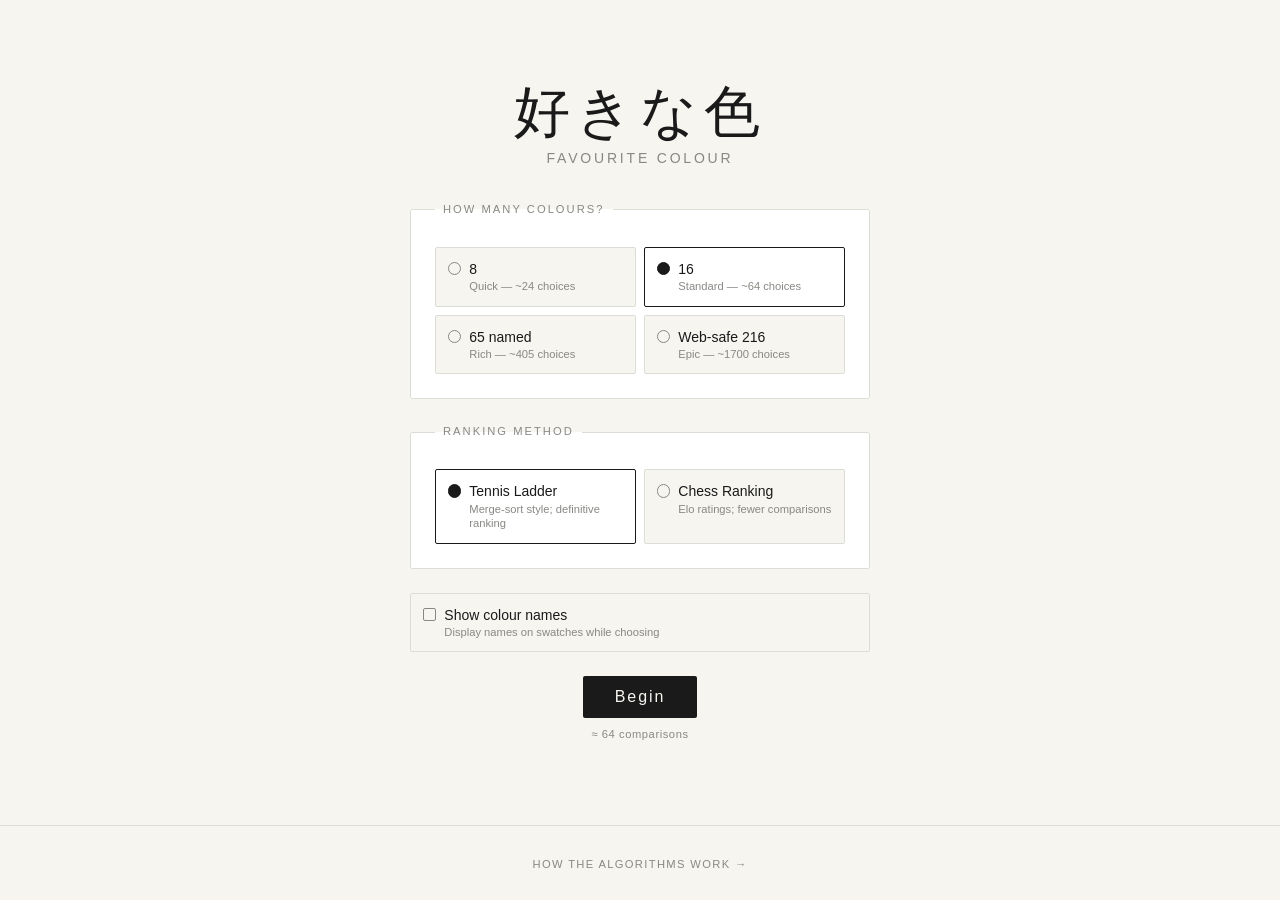
<file: docs/index.html>
<!DOCTYPE html>
<html lang="en">
<head>
  <meta name="robots" content="noai, noimageai">
  <meta name="tdm-reservation" content="1">
  <meta charset="UTF-8">
  <meta name="viewport" content="width=device-width, initial-scale=1.0">
  <meta name="description" content="Discover your favourite colour through a series of pairwise comparisons.">
  <title>好きな色 — Favourite Colour</title>
  <link rel="stylesheet" href="css/style.css">
  <script data-goatcounter="https://colours.goatcounter.com/count" async src="//gc.zgo.at/count.js"></script>
</head>
<body>

<!-- ════════════════════════════════════════════════
     WELCOME SCREEN
     ════════════════════════════════════════════════ -->
<section id="screen-welcome" class="screen" aria-label="Welcome">

  <div class="welcome-wrap">

    <!-- App identity -->
    <div style="text-align:center">
      <h1 class="app-title">好きな色</h1>
      <p class="app-subtitle">Favourite Colour</p>
    </div>

    <!-- ── Setup form: palette + method ── -->
    <form id="form-setup" class="setup-form" novalidate>

      <!-- Palette selection -->
      <fieldset class="form-group">
        <legend>How many colours?</legend>
        <div class="radio-grid">

          <label class="radio-opt">
            <input type="radio" name="palette" value="8">
            <span class="opt-label">
              <span class="opt-name">8</span>
              <span class="opt-desc">Quick — ~24 choices</span>
            </span>
          </label>

          <label class="radio-opt">
            <input type="radio" name="palette" value="16" checked>
            <span class="opt-label">
              <span class="opt-name">16</span>
              <span class="opt-desc">Standard — ~64 choices</span>
            </span>
          </label>

          <label class="radio-opt">
            <input type="radio" name="palette" value="all">
            <span class="opt-label">
              <span class="opt-name">65 named</span>
              <span class="opt-desc">Rich — ~405 choices</span>
            </span>
          </label>

          <label class="radio-opt">
            <input type="radio" name="palette" value="websafe">
            <span class="opt-label">
              <span class="opt-name">Web-safe 216</span>
              <span class="opt-desc">Epic — ~1700 choices</span>
            </span>
          </label>

        </div>
      </fieldset>

      <!-- Method selection -->
      <fieldset class="form-group">
        <legend>Ranking method</legend>
        <div class="radio-grid">

          <label class="radio-opt">
            <input type="radio" name="method" value="tennis" checked>
            <span class="opt-label">
              <span class="opt-name">Tennis Ladder</span>
              <span class="opt-desc">Merge-sort style; definitive ranking</span>
            </span>
          </label>

          <label class="radio-opt">
            <input type="radio" name="method" value="elo">
            <span class="opt-label">
              <span class="opt-name">Chess Ranking</span>
              <span class="opt-desc">Elo ratings; fewer comparisons</span>
            </span>
          </label>

        </div>
      </fieldset>

      <!-- Names toggle -->
      <label class="check-opt">
        <input type="checkbox" name="showNames">
        <span class="opt-label">
          <span class="opt-name">Show colour names</span>
          <span class="opt-desc">Display names on swatches while choosing</span>
        </span>
      </label>

      <!-- Submit -->
      <div class="form-footer">
        <button type="submit" class="btn-primary">Begin</button>
        <span id="est-comparisons" aria-live="polite"></span>
      </div>

    </form>

    <!-- ── Resume prompt (shown when a saved session exists) ── -->
    <div id="resume-prompt" class="resume-prompt hidden" role="alert">
      <p>You have an unfinished session — would you like to continue?</p>
      <div class="resume-actions">
        <button id="btn-resume" class="btn-secondary">Resume</button>
        <button id="btn-new-session" class="btn-ghost">Start fresh</button>
      </div>
    </div>

  </div><!-- /welcome-wrap -->

  <footer class="app-footer">
    <a href="algorithms.html">How the algorithms work →</a>
  </footer>

</section><!-- /screen-welcome -->


<!-- ════════════════════════════════════════════════
     COMPARING SCREEN
     ════════════════════════════════════════════════ -->
<section id="screen-comparing" class="screen" aria-label="Comparison">

  <!-- Header bar -->
  <header class="compare-header">
    <button id="btn-back" class="btn-ghost btn-ghost--light" aria-label="Back to welcome">← Back</button>

    <div class="progress-wrap" role="progressbar" aria-valuemin="0" aria-valuemax="100">
      <span id="progress-text" class="progress-label">0 / ~0</span>
      <div class="progress-track">
        <div id="progress-bar" class="progress-fill" style="width:0%"></div>
      </div>
    </div>

    <div style="display:flex;gap:0.25rem;align-items:center">
      <button id="btn-early-results" class="btn-ghost btn-ghost--light hidden" title="See partial results now">
        Results ↗
      </button>
      <button id="btn-settings" class="btn-ghost btn-ghost--light" aria-label="Toggle settings panel" title="Settings">⚙</button>
    </div>
  </header>

  <!-- Prompt -->
  <p class="compare-prompt" aria-live="polite">Which do you prefer?</p>

  <!-- Two large colour swatches -->
  <div class="swatches" role="group" aria-label="Colour pair">
    <button class="swatch" id="swatch-a" aria-label="Choose colour A">
      <span class="swatch-label" id="label-a" aria-hidden="true"></span>
    </button>
    <button class="swatch" id="swatch-b" aria-label="Choose colour B">
      <span class="swatch-label" id="label-b" aria-hidden="true"></span>
    </button>
  </div>

  <!-- Keyboard shortcut hint -->
  <p class="kbd-hint">Press <kbd>A</kbd> / <kbd>←</kbd> or <kbd>B</kbd> / <kbd>→</kbd></p>

  <!-- Settings panel (hidden by default) -->
  <div id="settings-panel" class="settings-panel hidden" aria-hidden="true">
    <div class="settings-row">
      <span class="settings-label">Palette</span>
      <span id="setting-palette" class="settings-value"></span>
    </div>
    <div class="settings-row">
      <span class="settings-label">Method</span>
      <span id="setting-method" class="settings-value"></span>
    </div>
    <label class="settings-row settings-toggle" for="setting-show-names">
      <span class="settings-label">Show colour names</span>
      <input id="setting-show-names" type="checkbox">
    </label>
  </div>

</section><!-- /screen-comparing -->


<!-- ════════════════════════════════════════════════
     RESULTS SCREEN
     ════════════════════════════════════════════════ -->
<section id="screen-results" class="screen" aria-label="Results">

  <div class="results-wrap">

    <h2 class="results-title">Your Favourite Colour</h2>

    <!-- Winner hero -->
    <div class="winner-card">
      <div id="winner-colour" class="winner-circle" role="img" aria-label="Favourite colour swatch"></div>
      <div class="winner-label">
        <div id="winner-name" class="winner-name"></div>
        <div id="winner-hex"  class="winner-hex"></div>
      </div>
    </div>

    <!-- Full ranked list (collapsed by default) -->
    <details class="ranking-details">
      <summary>Full ranking</summary>
      <ol id="ranking-list" class="ranking-list" aria-label="All colours ranked"></ol>
    </details>

    <!-- Actions -->
    <div class="results-actions">
      <button id="btn-share"   class="btn-secondary">Share result</button>
      <button id="btn-restart" class="btn-ghost">Start over</button>
    </div>

  </div><!-- /results-wrap -->

  <footer class="app-footer">
    <a href="algorithms.html">How the algorithms work →</a>
  </footer>

</section><!-- /screen-results -->


<!-- ════════════════════════════════════════════════
     SCRIPTS  (loaded in dependency order)
     ════════════════════════════════════════════════ -->
<script src="js/colours.js"></script>
<script src="js/algorithms.js"></script>
<script src="js/storage.js"></script>
<script src="js/app.js"></script>

<!--
  ══════════════════════════════════════════════════════
  GoatCounter analytics  —  CONFIGURE BEFORE DEPLOYING
  ══════════════════════════════════════════════════════
  1. Sign up free at https://www.goatcounter.com/
  2. Replace YOUR_ACCOUNT below with your GoatCounter site code.
  3. The results page automatically updates the URL to ?r=<encoded token>.
     The token includes algorithm + favourite colour + top 10 colours in
     a lightweight obfuscated format, and GoatCounter events are sent to
     results/<token> so you can inspect and decode result patterns later.

  If you do not want analytics, delete the <script> tag below.
-->
<script
  data-goatcounter="https://YOUR_ACCOUNT.goatcounter.com/count"
  async src="//gc.zgo.at/count.js"></script>

</body>
</html>
</file>
<file: docs/css/style.css>
/* ════════════════════════════════════════════════
   DESIGN TOKENS
   Edit this section to restyle the entire app.
   ════════════════════════════════════════════════ */
:root {
  /* ── Typography ── */
  --font-main:     'Helvetica Neue', 'Arial', sans-serif;
  --font-mono:     'SF Mono', 'Fira Code', monospace;
  --font-jp:       'Hiragino Kaku Gothic Pro', 'MS Gothic', 'Noto Sans JP', sans-serif;

  --text-xs:   0.70rem;
  --text-sm:   0.875rem;
  --text-base: 1rem;
  --text-lg:   1.375rem;
  --text-xl:   2rem;
  --text-xxl:  3.5rem;

  /* ── Palette (app chrome — not the swatches) ── */
  --color-bg:          #f6f5f0;   /* warm off-white, paper-like */
  --color-surface:     #ffffff;
  --color-border:      #ddddd8;
  --color-text:        #1a1a1a;
  --color-text-muted:  #888884;
  --color-accent:      #c0392b;   /* Japanese vermilion */
  --color-accent-dim:  rgba(192,57,43,0.12);

  /* ── Spacing ── */
  --sp-1:  0.25rem;
  --sp-2:  0.5rem;
  --sp-3:  0.75rem;
  --sp-4:  1rem;
  --sp-6:  1.5rem;
  --sp-8:  2rem;
  --sp-12: 3rem;
  --sp-16: 4rem;

  /* ── Misc ── */
  --radius:      2px;
  --header-h:    3rem;
  --ease:        cubic-bezier(0.4, 0, 0.2, 1);
  --transition:  0.18s var(--ease);

  /* ── Swatch label ── */
  --label-bg:    rgba(255,255,255,0.82);
  --label-blur:  4px;
}

/* ════════════════════════════════════════════════
   RESET & BASE
   ════════════════════════════════════════════════ */
*, *::before, *::after { box-sizing: border-box; margin: 0; padding: 0; }

html {
  font-size: var(--text-base);
  -webkit-text-size-adjust: 100%;
  scroll-behavior: smooth;
}

body {
  font-family: var(--font-main);
  background: var(--color-bg);
  color: var(--color-text);
  min-height: 100dvh;
  overflow-x: hidden;
  line-height: 1.6;
}

a           { color: var(--color-accent); text-decoration: none; }
a:hover     { text-decoration: underline; }
button      { font-family: inherit; cursor: pointer; }
fieldset    { border: none; }

/* ════════════════════════════════════════════════
   SCREEN SYSTEM
   Each screen is hidden by default; .active shows it.
   ════════════════════════════════════════════════ */
.screen         { display: none; min-height: 100dvh; flex-direction: column; }
.screen.active  { display: flex; }

/* ════════════════════════════════════════════════
   WELCOME SCREEN
   ════════════════════════════════════════════════ */
.welcome-wrap {
  flex: 1;
  display: flex;
  flex-direction: column;
  align-items: center;
  justify-content: center;
  padding: var(--sp-16) var(--sp-6);
  gap: var(--sp-8);
}

/* Japanese-style title */
.app-title {
  font-family: var(--font-jp);
  font-size: var(--text-xxl);
  font-weight: 300;
  letter-spacing: 0.12em;
  color: var(--color-text);
  line-height: 1.1;
}

.app-subtitle {
  font-size: var(--text-sm);
  color: var(--color-text-muted);
  letter-spacing: 0.2em;
  text-transform: uppercase;
  margin-top: var(--sp-1);
}

/* ── Setup form ── */
.setup-form {
  display: flex;
  flex-direction: column;
  gap: var(--sp-6);
  width: 100%;
  max-width: 460px;
}

.form-group {
  border: 1px solid var(--color-border);
  padding: var(--sp-4) var(--sp-6) var(--sp-6);
  border-radius: var(--radius);
  background: var(--color-surface);
}

.form-group legend {
  font-size: var(--text-xs);
  letter-spacing: 0.18em;
  text-transform: uppercase;
  color: var(--color-text-muted);
  padding: 0 var(--sp-2);
}

.radio-grid {
  display: grid;
  grid-template-columns: repeat(2, 1fr);
  gap: var(--sp-2);
  margin-top: var(--sp-3);
}

.radio-opt {
  display: flex;
  align-items: flex-start;
  gap: var(--sp-2);
  padding: var(--sp-3) var(--sp-3);
  border: 1px solid var(--color-border);
  border-radius: var(--radius);
  cursor: pointer;
  background: var(--color-bg);
  transition: border-color var(--transition), background var(--transition);
  user-select: none;
}

.radio-opt:hover                  { background: var(--color-surface); border-color: var(--color-text-muted); }
.radio-opt:has(input:checked)     { border-color: var(--color-text);  background: var(--color-surface); }

.radio-opt input[type="radio"] {
  appearance: none;
  width: 1em;
  height: 1em;
  border: 1.5px solid var(--color-text-muted);
  border-radius: 50%;
  flex-shrink: 0;
  margin-top: 0.15em;
  transition: background var(--transition), border-color var(--transition);
}
.radio-opt input[type="radio"]:checked {
  background: var(--color-text);
  border-color: var(--color-text);
}

.opt-label {
  display: flex;
  flex-direction: column;
  line-height: 1.3;
}
.opt-name  { font-size: var(--text-sm);  font-weight: 500; }
.opt-desc  { font-size: var(--text-xs);  color: var(--color-text-muted); margin-top: 1px; }

.check-opt {
  display: flex;
  align-items: flex-start;
  gap: var(--sp-2);
  padding: var(--sp-3) var(--sp-3);
  border: 1px solid var(--color-border);
  border-radius: var(--radius);
  cursor: pointer;
  background: var(--color-bg);
  transition: border-color var(--transition), background var(--transition);
  user-select: none;
}
.check-opt:hover                     { background: var(--color-surface); border-color: var(--color-text-muted); }
.check-opt:has(input:checked)        { border-color: var(--color-text);  background: var(--color-surface); }

.check-opt input[type="checkbox"] {
  appearance: none;
  width: 1em;
  height: 1em;
  border: 1.5px solid var(--color-text-muted);
  border-radius: var(--radius);
  flex-shrink: 0;
  margin-top: 0.15em;
  transition: background var(--transition), border-color var(--transition);
}
.check-opt input[type="checkbox"]:checked {
  background: var(--color-text);
  border-color: var(--color-text);
}

.form-footer {
  display: flex;
  flex-direction: column;
  align-items: center;
  gap: var(--sp-2);
}

#est-comparisons {
  font-size: var(--text-xs);
  color: var(--color-text-muted);
  letter-spacing: 0.05em;
}

/* ── Resume prompt ── */
.resume-prompt {
  width: 100%;
  max-width: 460px;
  background: var(--color-surface);
  border: 1px solid var(--color-border);
  border-radius: var(--radius);
  padding: var(--sp-6);
  text-align: center;
}

.resume-prompt p { color: var(--color-text-muted); font-size: var(--text-sm); margin-bottom: var(--sp-4); }

.resume-actions {
  display: flex;
  gap: var(--sp-3);
  justify-content: center;
}

/* ════════════════════════════════════════════════
   COMPARING SCREEN
   ════════════════════════════════════════════════ */
#screen-comparing {
  background: #111; /* dark surround keeps colours vivid */
}

.compare-header {
  height: var(--header-h);
  display: flex;
  align-items: center;
  justify-content: space-between;
  padding: 0 var(--sp-4);
  background: rgba(0,0,0,0.6);
  backdrop-filter: blur(6px);
  -webkit-backdrop-filter: blur(6px);
  flex-shrink: 0;
  gap: var(--sp-4);
  z-index: 10;
}

.compare-prompt {
  text-align: center;
  font-size: var(--text-xs);
  letter-spacing: 0.22em;
  text-transform: uppercase;
  color: rgba(255,255,255,0.55);
  padding: var(--sp-2) 0;
  flex-shrink: 0;
  background: rgba(0,0,0,0.6);
}

.progress-wrap {
  display: flex;
  flex-direction: column;
  align-items: center;
  gap: 3px;
  min-width: 120px;
}

.progress-label {
  font-size: var(--text-xs);
  color: rgba(255,255,255,0.45);
  letter-spacing: 0.05em;
}

.progress-track {
  width: 120px;
  height: 2px;
  background: rgba(255,255,255,0.15);
  border-radius: 1px;
  overflow: hidden;
}

.progress-fill {
  height: 100%;
  background: var(--color-accent);
  border-radius: 1px;
  transition: width 0.4s var(--ease);
}

/* ── Swatches ── */
.swatches {
  flex: 1;
  display: flex;
  flex-direction: row;      /* landscape: side by side */
  min-height: 0;
}

/* Portrait / narrow → stack vertically */
@media (orientation: portrait), (max-aspect-ratio: 1/1) {
  .swatches { flex-direction: column; }
}

.swatch {
  flex: 1;
  border: none;
  position: relative;
  display: flex;
  align-items: flex-end;
  justify-content: center;
  padding-bottom: var(--sp-8);
  transition: filter var(--transition);
  outline: none;
  min-height: 40dvh;
  cursor: pointer;
}

/* Tap / keyboard focus */
.swatch:focus-visible {
  outline: 3px solid rgba(255,255,255,0.8);
  outline-offset: -3px;
}

/* Chosen flash animation */
.swatch.chosen { animation: chosen-flash 0.22s var(--ease); }

@keyframes chosen-flash {
  0%   { filter: brightness(1);   }
  40%  { filter: brightness(1.35);}
  100% { filter: brightness(1);   }
}

/* Thin divider between the two swatches */
.swatch + .swatch::before {
  content: '';
  position: absolute;
  /* vertical divider in landscape */
  top: 0; bottom: 0; left: 0;
  width: 2px;
  background: rgba(0,0,0,0.35);
}
@media (orientation: portrait), (max-aspect-ratio: 1/1) {
  .swatch + .swatch::before {
    top: 0; left: 0; right: 0; bottom: auto;
    width: auto; height: 2px;
  }
}

.swatch-label {
  font-size: var(--text-xs);
  letter-spacing: 0.12em;
  text-transform: uppercase;
  padding: var(--sp-1) var(--sp-3);
  border-radius: 1px;
  border: 1px solid currentColor;
  opacity: 0;
  transition: opacity 0.2s;
  pointer-events: none;
  /* color is set dynamically for contrast */
}

.swatch-label--hidden {
  display: none;
}

/* Show label on hover / focus */
.swatch:hover .swatch-label,
.swatch:focus-visible .swatch-label { opacity: 0.8; }

/* Always visible on touch devices */
@media (hover: none) { .swatch-label { opacity: 0.75; } }

/* ── Settings panel ── */
.settings-panel {
  position: fixed;
  bottom: 0; left: 0; right: 0;
  background: rgba(0,0,0,0.88);
  color: rgba(255,255,255,0.9);
  font-size: var(--text-xs);
  padding: var(--sp-3) var(--sp-4);
  border-top: 1px solid rgba(255,255,255,0.12);
  z-index: 100;
}

.settings-row {
  display: flex;
  align-items: center;
  justify-content: space-between;
  gap: var(--sp-3);
  padding: var(--sp-1) 0;
}

.settings-label {
  letter-spacing: 0.08em;
  text-transform: uppercase;
  color: rgba(255,255,255,0.7);
}

.settings-value {
  letter-spacing: 0.04em;
}

.settings-toggle {
  cursor: pointer;
}

.settings-toggle input[type="checkbox"] {
  appearance: none;
  width: 1em;
  height: 1em;
  border: 1px solid rgba(255,255,255,0.6);
  border-radius: var(--radius);
  background: transparent;
  transition: background var(--transition), border-color var(--transition);
}

.settings-toggle input[type="checkbox"]:checked {
  background: rgba(255,255,255,0.9);
  border-color: rgba(255,255,255,0.9);
}

/* ════════════════════════════════════════════════
   RESULTS SCREEN
   ════════════════════════════════════════════════ */
.results-wrap {
  flex: 1;
  display: flex;
  flex-direction: column;
  align-items: center;
  justify-content: flex-start;
  padding: var(--sp-12) var(--sp-6) var(--sp-16);
  gap: var(--sp-8);
  overflow-y: auto;
}

.results-title {
  font-size: var(--text-lg);
  font-weight: 300;
  letter-spacing: 0.12em;
  color: var(--color-text-muted);
  text-transform: uppercase;
}

/* Hero colour circle */
.winner-card {
  display: flex;
  flex-direction: column;
  align-items: center;
  gap: var(--sp-4);
}

.winner-circle {
  width: clamp(140px, 40vmin, 220px);
  height: clamp(140px, 40vmin, 220px);
  border-radius: 50%;
  box-shadow: 0 8px 40px rgba(0,0,0,0.18);
  display: flex;
  align-items: center;
  justify-content: center;
  font-size: var(--text-sm);
  font-weight: 500;
  letter-spacing: 0.06em;
}

.winner-label {
  text-align: center;
}
.winner-name { font-size: var(--text-xl);  font-weight: 300; letter-spacing: 0.05em; }
.winner-hex  { font-size: var(--text-sm);  color: var(--color-text-muted); font-family: var(--font-mono); margin-top: var(--sp-1); }

/* ── Full ranking ── */
.ranking-details {
  width: 100%;
  max-width: 380px;
}

.ranking-details summary {
  font-size: var(--text-xs);
  letter-spacing: 0.15em;
  text-transform: uppercase;
  color: var(--color-text-muted);
  cursor: pointer;
  padding: var(--sp-2) 0;
  list-style: none;
  border-bottom: 1px solid var(--color-border);
  margin-bottom: var(--sp-3);
}
.ranking-details summary::-webkit-details-marker { display: none; }
.ranking-details[open] summary::after { content: ' ↑'; }
.ranking-details:not([open]) summary::after { content: ' ↓'; }

.ranking-list {
  list-style: none;
  display: flex;
  flex-direction: column;
  gap: var(--sp-2);
}

.ranking-item {
  display: flex;
  align-items: center;
  gap: var(--sp-3);
}

.rank-number {
  width: 1.8rem;
  text-align: right;
  color: var(--color-text-muted);
  font-size: var(--text-xs);
  font-family: var(--font-mono);
  flex-shrink: 0;
}

.rank-swatch {
  width: 1.6rem;
  height: 1.6rem;
  border-radius: var(--radius);
  flex-shrink: 0;
  border: 1px solid var(--color-border);
}

.rank-name {
  font-size: var(--text-sm);
  color: var(--color-text);
}

/* ── Results actions ── */
.results-actions {
  display: flex;
  gap: var(--sp-3);
  flex-wrap: wrap;
  justify-content: center;
}

/* ════════════════════════════════════════════════
   BUTTONS
   ════════════════════════════════════════════════ */
.btn-primary {
  background: var(--color-text);
  color: var(--color-bg);
  border: none;
  padding: var(--sp-3) var(--sp-8);
  font-size: var(--text-base);
  font-weight: 400;
  letter-spacing: 0.12em;
  border-radius: var(--radius);
  transition: background var(--transition);
}
.btn-primary:hover { background: var(--color-accent); }

.btn-secondary {
  background: transparent;
  color: var(--color-text);
  border: 1px solid var(--color-text);
  padding: var(--sp-2) var(--sp-6);
  font-size: var(--text-sm);
  letter-spacing: 0.08em;
  border-radius: var(--radius);
  transition: background var(--transition), color var(--transition);
}
.btn-secondary:hover { background: var(--color-text); color: var(--color-bg); }

.btn-ghost {
  background: transparent;
  border: none;
  color: var(--color-text-muted);
  font-size: var(--text-sm);
  padding: var(--sp-2) var(--sp-3);
  border-radius: var(--radius);
  transition: color var(--transition);
}
.btn-ghost:hover { color: var(--color-text); }

/* Ghost on dark background (compare screen) */
.btn-ghost--light        { color: rgba(255,255,255,0.5); }
.btn-ghost--light:hover  { color: rgba(255,255,255,0.9); }

/* ════════════════════════════════════════════════
   FOOTER
   ════════════════════════════════════════════════ */
.app-footer {
  padding: var(--sp-6) var(--sp-4);
  text-align: center;
  border-top: 1px solid var(--color-border);
  margin-top: auto;
}

.app-footer a {
  font-size: var(--text-xs);
  letter-spacing: 0.12em;
  color: var(--color-text-muted);
  text-transform: uppercase;
  text-decoration: none;
  transition: color var(--transition);
}
.app-footer a:hover { color: var(--color-text); }

/* ════════════════════════════════════════════════
   ALGORITHMS PAGE
   ════════════════════════════════════════════════ */
.algo-page {
  max-width: 780px;
  margin: 0 auto;
  padding: var(--sp-12) var(--sp-6) var(--sp-16);
}

.algo-page header {
  margin-bottom: var(--sp-12);
  border-bottom: 1px solid var(--color-border);
  padding-bottom: var(--sp-6);
}

.algo-page header h1 {
  font-size: var(--text-xl);
  font-weight: 300;
  letter-spacing: 0.08em;
}
.algo-page header p {
  color: var(--color-text-muted);
  font-size: var(--text-sm);
  margin-top: var(--sp-2);
}

.algo-section {
  margin-bottom: var(--sp-16);
}

.algo-section h2 {
  font-size: var(--text-lg);
  font-weight: 400;
  letter-spacing: 0.06em;
  margin-bottom: var(--sp-4);
  padding-bottom: var(--sp-2);
  border-bottom: 1px solid var(--color-border);
}

.algo-section h3 {
  font-size: var(--text-base);
  font-weight: 500;
  margin: var(--sp-6) 0 var(--sp-2);
}

.algo-section p {
  color: var(--color-text);
  line-height: 1.8;
  margin-bottom: var(--sp-4);
  max-width: 65ch;
}

.algo-section ul, .algo-section ol {
  padding-left: var(--sp-6);
  margin-bottom: var(--sp-4);
  line-height: 1.8;
  max-width: 65ch;
}

/* Mermaid diagram container */
.diagram-wrap {
  background: var(--color-surface);
  border: 1px solid var(--color-border);
  border-radius: var(--radius);
  padding: var(--sp-6);
  overflow-x: auto;
  margin: var(--sp-6) 0;
}

/* Elo formula display */
.formula-box {
  background: var(--color-surface);
  border: 1px solid var(--color-border);
  border-left: 3px solid var(--color-accent);
  padding: var(--sp-4) var(--sp-6);
  border-radius: var(--radius);
  font-family: var(--font-mono);
  font-size: var(--text-sm);
  line-height: 2;
  margin: var(--sp-4) 0;
}

/* Back link on algo page */
.algo-back {
  display: inline-flex;
  align-items: center;
  gap: var(--sp-2);
  font-size: var(--text-xs);
  letter-spacing: 0.12em;
  text-transform: uppercase;
  color: var(--color-text-muted);
  margin-bottom: var(--sp-6);
  text-decoration: none;
  transition: color var(--transition);
}
.algo-back:hover { color: var(--color-text); text-decoration: none; }

/* ════════════════════════════════════════════════
   TOAST
   ════════════════════════════════════════════════ */
.toast {
  position: fixed;
  bottom: var(--sp-8);
  left: 50%;
  transform: translateX(-50%) translateY(var(--sp-6));
  background: var(--color-text);
  color: var(--color-bg);
  font-size: var(--text-xs);
  letter-spacing: 0.1em;
  padding: var(--sp-2) var(--sp-6);
  border-radius: 999px;
  opacity: 0;
  transition: opacity 0.3s var(--ease), transform 0.3s var(--ease);
  pointer-events: none;
  z-index: 999;
  white-space: nowrap;
}

.toast--visible {
  opacity: 1;
  transform: translateX(-50%) translateY(0);
}

/* ════════════════════════════════════════════════
   UTILITIES
   ════════════════════════════════════════════════ */
.hidden { display: none !important; }

/* Keyboard shortcut hint visible only on non-touch */
.kbd-hint {
  font-size: var(--text-xs);
  color: rgba(255,255,255,0.3);
  letter-spacing: 0.05em;
  text-align: center;
  padding: var(--sp-1) 0 var(--sp-2);
  background: rgba(0,0,0,0.6);
  flex-shrink: 0;
}
@media (hover: none) { .kbd-hint { display: none; } }
</file>
